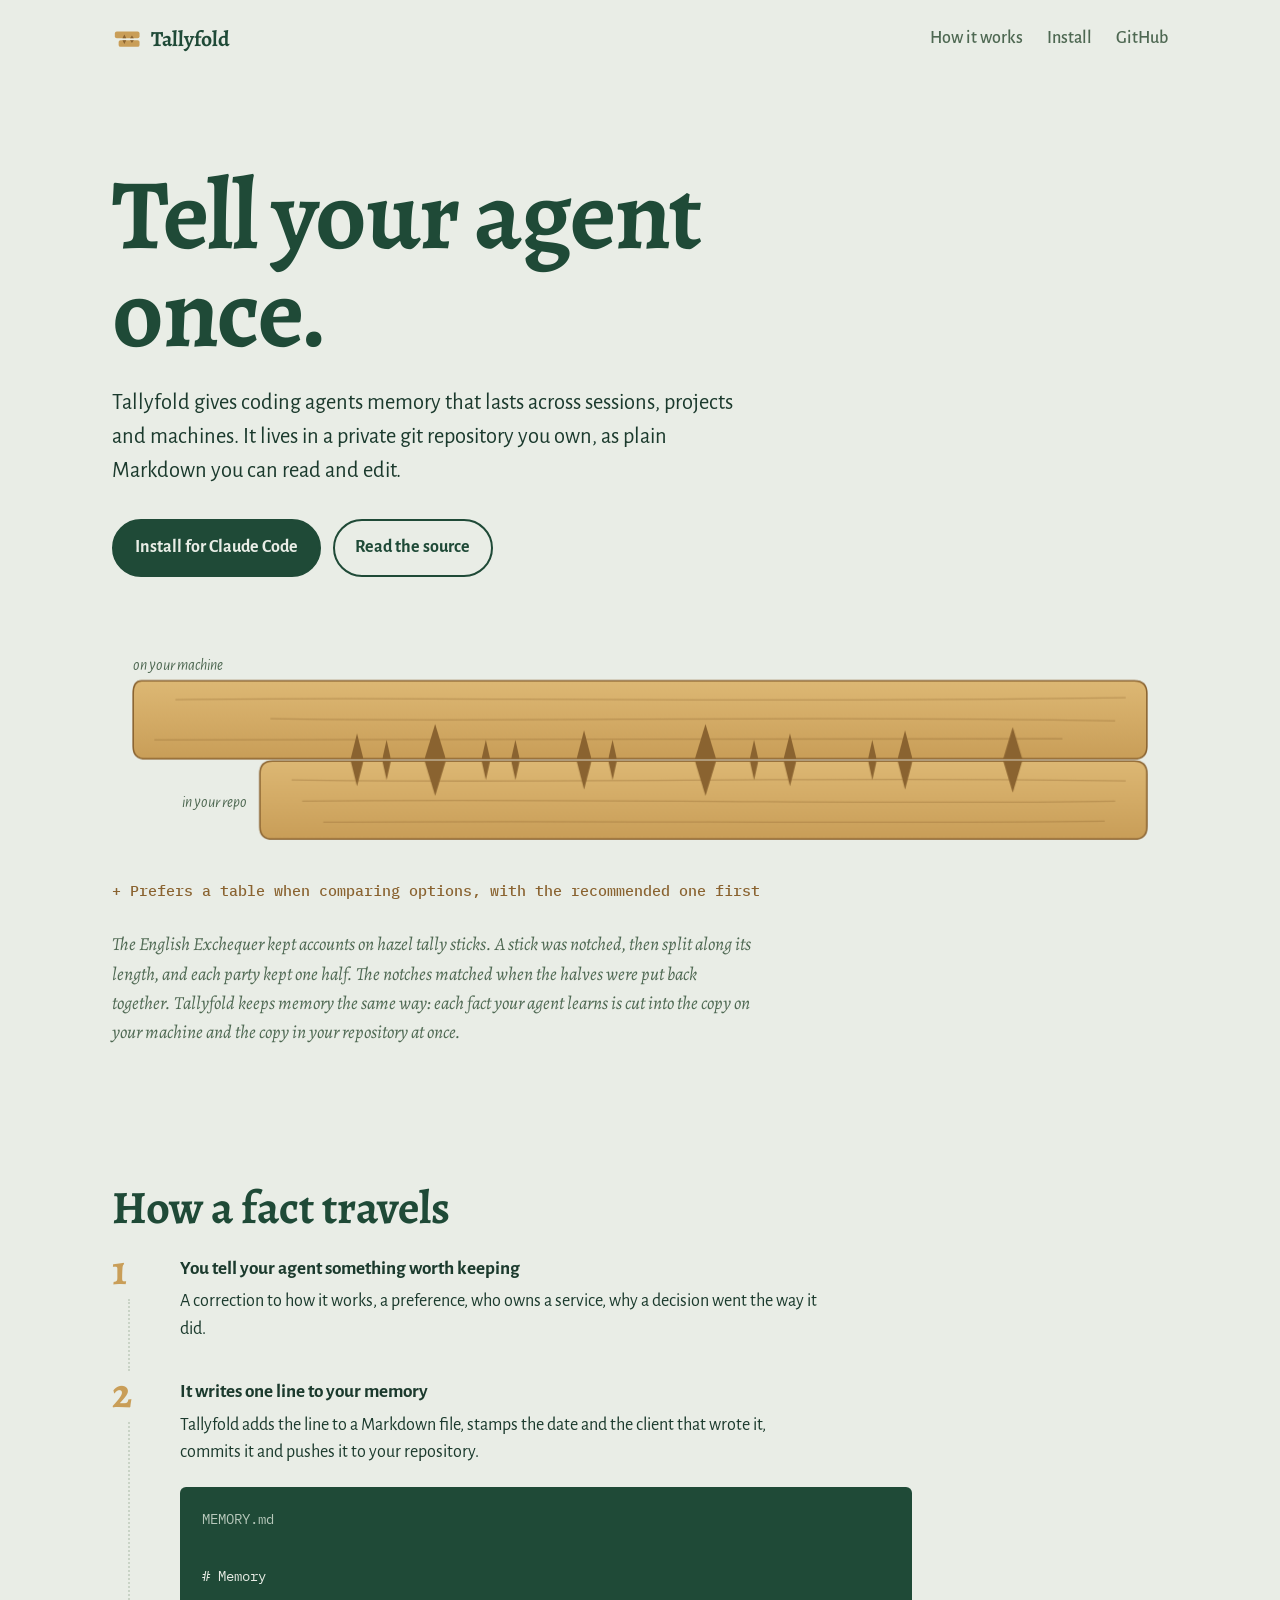
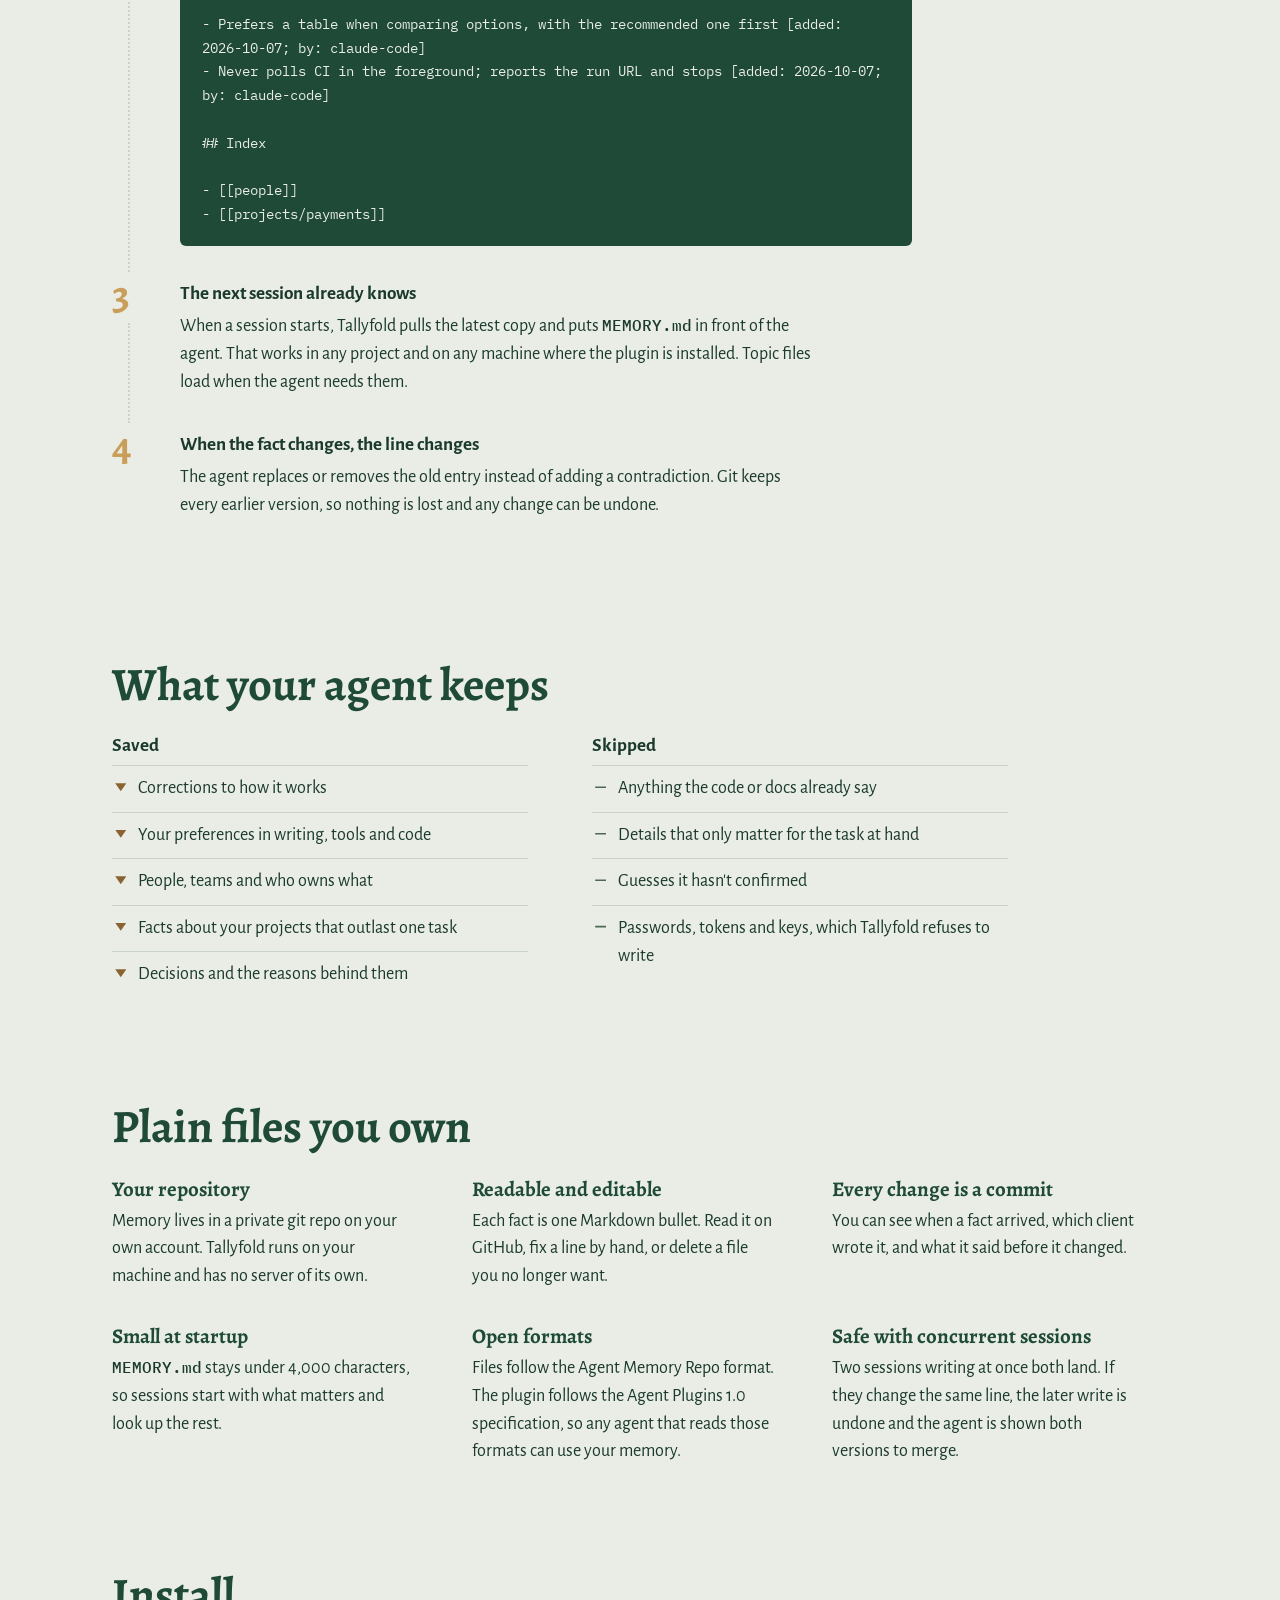
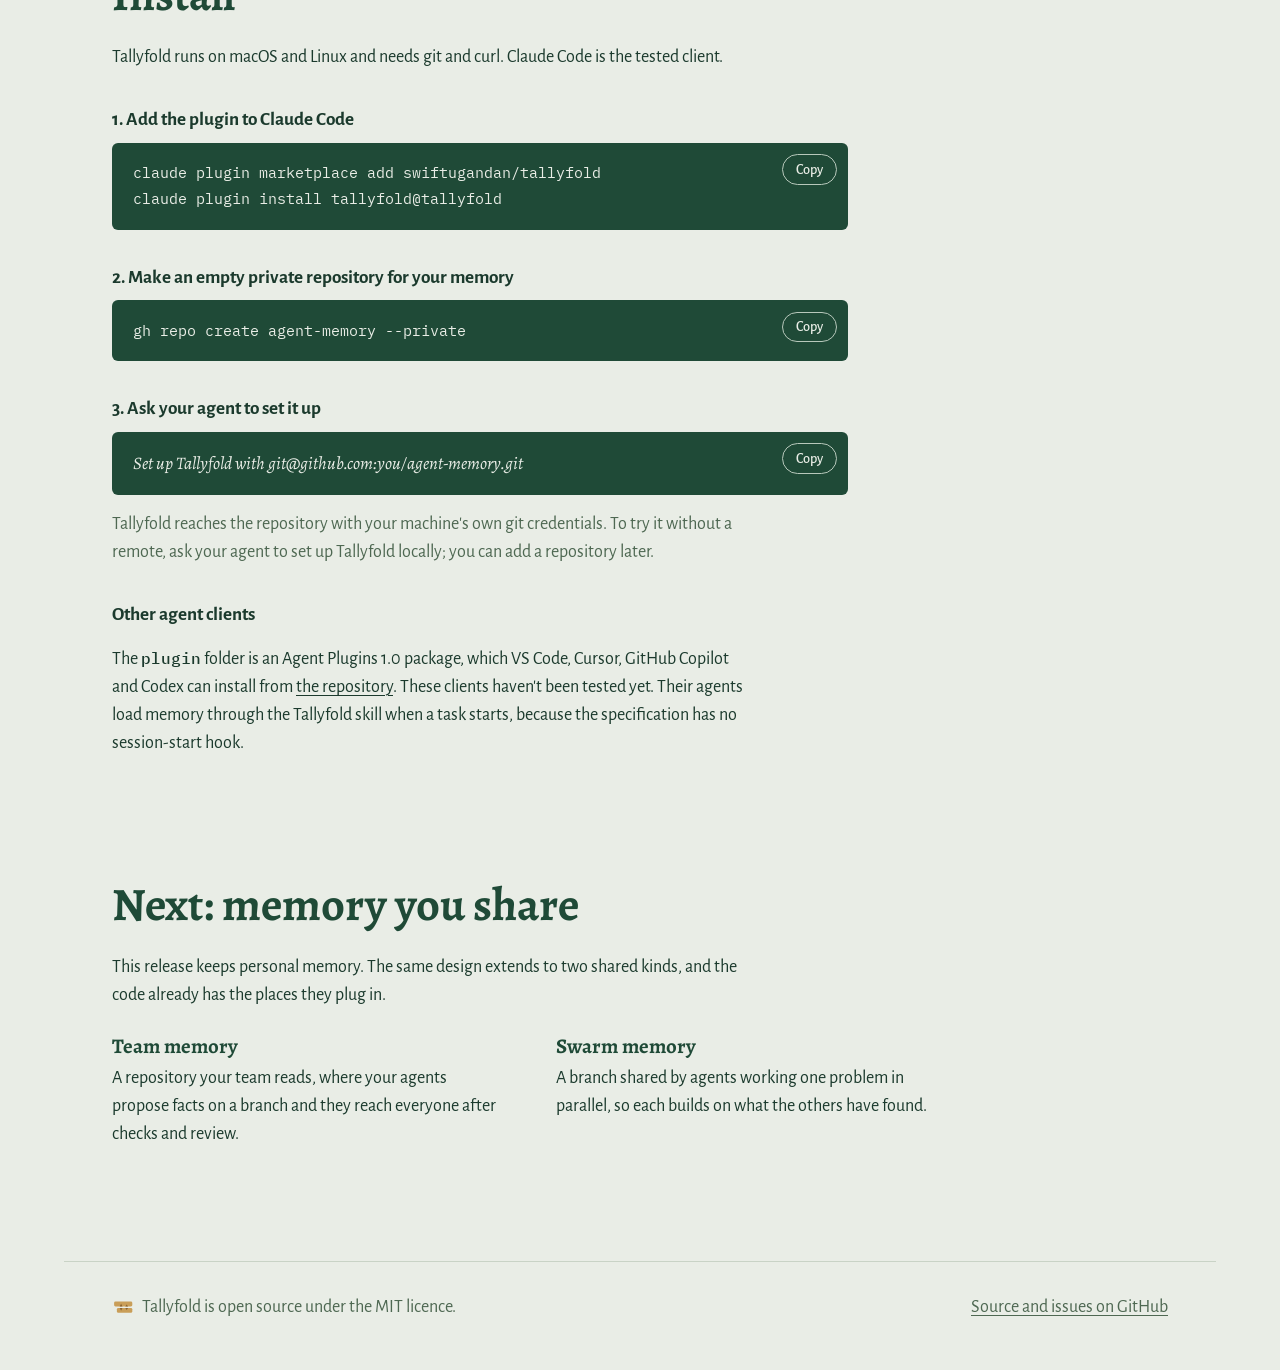
<file: site/index.html>
<!doctype html>
<html lang="en">
<head>
  <meta charset="utf-8">
  <meta name="viewport" content="width=device-width, initial-scale=1">
  <title>Tallyfold: memory your agents keep, in a git repo you own</title>
  <meta name="description" content="Tallyfold gives coding agents memory that lasts across sessions, projects and machines. It lives in a private git repository you own, as plain Markdown you can read and edit.">
  <meta property="og:title" content="Tallyfold: tell your agent once">
  <meta property="og:description" content="Memory your coding agents keep across sessions, projects and machines, in a private git repo you own.">
  <meta property="og:image" content="https://swiftugandan.github.io/tallyfold/og.png">
  <meta property="og:url" content="https://swiftugandan.github.io/tallyfold/">
  <meta name="twitter:card" content="summary_large_image">
  <meta name="theme-color" content="#1F4A37">
  <link rel="icon" href="favicon.svg" type="image/svg+xml">
  <link rel="preconnect" href="https://fonts.googleapis.com">
  <link rel="preconnect" href="https://fonts.gstatic.com" crossorigin>
  <link href="https://fonts.googleapis.com/css2?family=Alegreya:ital,wght@0,500;0,700;1,500&family=Alegreya+Sans:ital,wght@0,400;0,500;0,700;1,400&family=IBM+Plex+Mono:wght@400;500&display=swap" rel="stylesheet">
  <link rel="stylesheet" href="styles.css">
</head>
<body>
  <a class="skip" href="#main">Skip to content</a>

  <header class="top">
    <a class="wordmark" href="./" aria-label="Tallyfold home">
      <svg viewBox="0 0 32 32" aria-hidden="true"><use href="#mark"/></svg>
      Tallyfold
    </a>
    <nav aria-label="Main">
      <a href="#how">How it works</a>
      <a href="#install">Install</a>
      <a href="https://github.com/swiftugandan/tallyfold">GitHub</a>
    </nav>
  </header>

  <main id="main">
    <section class="hero" aria-labelledby="hero-title">
      <h1 id="hero-title">Tell your agent once.</h1>
      <p class="lede">Tallyfold gives coding agents memory that lasts across sessions, projects and machines. It lives in a private git repository you own, as plain Markdown you can read and edit.</p>
      <p class="actions">
        <a class="button" href="#install">Install for Claude Code</a>
        <a class="button quiet" href="https://github.com/swiftugandan/tallyfold">Read the source</a>
      </p>

      <figure class="tally">
        <svg class="stick" viewBox="0 0 1000 200" role="img" aria-labelledby="stick-title stick-desc">
          <title id="stick-title">A split tally stick</title>
          <desc id="stick-desc">Two halves of a hazel stick with matching notches. The halves part, a new notch is cut through both at once, and they close again.</desc>
          <defs>
            <linearGradient id="wood" x1="0" y1="0" x2="0" y2="1">
              <stop offset="0" stop-color="var(--hazel-light)"/>
              <stop offset="1" stop-color="var(--hazel)"/>
            </linearGradient>
            <symbol id="notch" viewBox="0 0 20 18" preserveAspectRatio="none"><path d="M0 0 L10 18 L20 0 Z"/></symbol>
          </defs>

          <g class="half stock">
            <path class="wood" d="M28 30 Q20 30 20 42 L20 92 Q20 104 32 104 L968 104 Q980 104 980 92 L980 42 Q980 30 968 30 Z"/>
            <path class="grain" d="M60 48 C300 44 520 52 960 46 M150 66 C380 70 640 62 950 68 M40 86 C260 84 560 88 900 85"/>
            <g class="notches" transform="translate(0 104) scale(1 -1)">
              <use href="#notch" x="226" width="12" height="24"/>
              <use href="#notch" x="256" width="8" height="18"/>
              <use href="#notch" x="296" width="20" height="33"/>
              <use href="#notch" x="350" width="8" height="18"/>
              <use href="#notch" x="378" width="8" height="18"/>
              <use href="#notch" x="440" width="14" height="27"/>
              <use href="#notch" x="470" width="8" height="18"/>
              <use href="#notch" x="552" width="20" height="33"/>
              <use href="#notch" x="604" width="8" height="18"/>
              <use href="#notch" x="636" width="12" height="24"/>
              <use href="#notch" x="716" width="8" height="18"/>
              <use href="#notch" x="744" width="14" height="27"/>
              <g class="new"><use href="#notch" x="844" width="18" height="30"/></g>
            </g>
            <text class="label" x="20" y="20">on your machine</text>
          </g>

          <g class="half foil">
            <path class="wood" d="M152 106 Q140 106 140 118 L140 168 Q140 180 152 180 L968 180 Q980 180 980 168 L980 118 Q980 106 968 106 Z"/>
            <path class="grain" d="M170 124 C420 128 700 120 960 125 M180 144 C460 141 720 148 950 144 M200 164 C480 162 700 166 940 163"/>
            <g class="notches" transform="translate(0 106)">
              <use href="#notch" x="226" width="12" height="24"/>
              <use href="#notch" x="256" width="8" height="18"/>
              <use href="#notch" x="296" width="20" height="33"/>
              <use href="#notch" x="350" width="8" height="18"/>
              <use href="#notch" x="378" width="8" height="18"/>
              <use href="#notch" x="440" width="14" height="27"/>
              <use href="#notch" x="470" width="8" height="18"/>
              <use href="#notch" x="552" width="20" height="33"/>
              <use href="#notch" x="604" width="8" height="18"/>
              <use href="#notch" x="636" width="12" height="24"/>
              <use href="#notch" x="716" width="8" height="18"/>
              <use href="#notch" x="744" width="14" height="27"/>
              <g class="new"><use href="#notch" x="844" width="18" height="30"/></g>
            </g>
            <text class="label" x="128" y="150" text-anchor="end">in your repo</text>
          </g>
        </svg>
        <p class="entry" aria-hidden="true"><span>+</span> Prefers a table when comparing options, with the recommended one first</p>
        <figcaption>The English Exchequer kept accounts on hazel tally sticks. A stick was notched, then split along its length, and each party kept one half. The notches matched when the halves were put back together. Tallyfold keeps memory the same way: each fact your agent learns is cut into the copy on your machine and the copy in your repository at once.</figcaption>
      </figure>
    </section>

    <section id="how" class="block" aria-labelledby="how-title">
      <h2 id="how-title">How a fact travels</h2>
      <ol class="steps">
        <li>
          <h3>You tell your agent something worth keeping</h3>
          <p>A correction to how it works, a preference, who owns a service, why a decision went the way it did.</p>
        </li>
        <li>
          <h3>It writes one line to your memory</h3>
          <p>Tallyfold adds the line to a Markdown file, stamps the date and the client that wrote it, commits it and pushes it to your repository.</p>
          <pre class="file" aria-label="MEMORY.md"><code><span class="path">MEMORY.md</span>
# Memory

- Prefers a table when comparing options, with the recommended one first [added: 2026-10-07; by: claude-code]
- Never polls CI in the foreground; reports the run URL and stops [added: 2026-10-07; by: claude-code]

## Index

- [[people]]
- [[projects/payments]]</code></pre>
        </li>
        <li>
          <h3>The next session already knows</h3>
          <p>When a session starts, Tallyfold pulls the latest copy and puts <code>MEMORY.md</code> in front of the agent. That works in any project and on any machine where the plugin is installed. Topic files load when the agent needs them.</p>
        </li>
        <li>
          <h3>When the fact changes, the line changes</h3>
          <p>The agent replaces or removes the old entry instead of adding a contradiction. Git keeps every earlier version, so nothing is lost and any change can be undone.</p>
        </li>
      </ol>
    </section>

    <section class="block split" aria-labelledby="keeps-title">
      <h2 id="keeps-title">What your agent keeps</h2>
      <div class="lists">
        <div>
          <h3>Saved</h3>
          <ul>
            <li>Corrections to how it works</li>
            <li>Your preferences in writing, tools and code</li>
            <li>People, teams and who owns what</li>
            <li>Facts about your projects that outlast one task</li>
            <li>Decisions and the reasons behind them</li>
          </ul>
        </div>
        <div>
          <h3>Skipped</h3>
          <ul>
            <li>Anything the code or docs already say</li>
            <li>Details that only matter for the task at hand</li>
            <li>Guesses it hasn't confirmed</li>
            <li>Passwords, tokens and keys, which Tallyfold refuses to write</li>
          </ul>
        </div>
      </div>
    </section>

    <section class="block" aria-labelledby="own-title">
      <h2 id="own-title">Plain files you own</h2>
      <dl class="facts">
        <div>
          <dt>Your repository</dt>
          <dd>Memory lives in a private git repo on your own account. Tallyfold runs on your machine and has no server of its own.</dd>
        </div>
        <div>
          <dt>Readable and editable</dt>
          <dd>Each fact is one Markdown bullet. Read it on GitHub, fix a line by hand, or delete a file you no longer want.</dd>
        </div>
        <div>
          <dt>Every change is a commit</dt>
          <dd>You can see when a fact arrived, which client wrote it, and what it said before it changed.</dd>
        </div>
        <div>
          <dt>Small at startup</dt>
          <dd><code>MEMORY.md</code> stays under 4,000 characters, so sessions start with what matters and look up the rest.</dd>
        </div>
        <div>
          <dt>Open formats</dt>
          <dd>Files follow the Agent Memory Repo format. The plugin follows the Agent Plugins 1.0 specification, so any agent that reads those formats can use your memory.</dd>
        </div>
        <div>
          <dt>Safe with concurrent sessions</dt>
          <dd>Two sessions writing at once both land. If they change the same line, the later write is undone and the agent is shown both versions to merge.</dd>
        </div>
      </dl>
    </section>

    <section id="install" class="block" aria-labelledby="install-title">
      <h2 id="install-title">Install</h2>
      <p>Tallyfold runs on macOS and Linux and needs git and curl. Claude Code is the tested client.</p>

      <h3>1. Add the plugin to Claude Code</h3>
      <div class="cmd">
        <pre><code>claude plugin marketplace add swiftugandan/tallyfold
claude plugin install tallyfold@tallyfold</code></pre>
        <button type="button" class="copy" data-copy="claude plugin marketplace add swiftugandan/tallyfold&#10;claude plugin install tallyfold@tallyfold">Copy</button>
      </div>

      <h3>2. Make an empty private repository for your memory</h3>
      <div class="cmd">
        <pre><code>gh repo create agent-memory --private</code></pre>
        <button type="button" class="copy" data-copy="gh repo create agent-memory --private">Copy</button>
      </div>

      <h3>3. Ask your agent to set it up</h3>
      <div class="cmd prompt">
        <pre><code>Set up Tallyfold with git@github.com:you/agent-memory.git</code></pre>
        <button type="button" class="copy" data-copy="Set up Tallyfold with git@github.com:you/agent-memory.git">Copy</button>
      </div>
      <p class="note">Tallyfold reaches the repository with your machine's own git credentials. To try it without a remote, ask your agent to set up Tallyfold locally; you can add a repository later.</p>

      <h3>Other agent clients</h3>
      <p>The <code>plugin</code> folder is an Agent Plugins 1.0 package, which VS Code, Cursor, GitHub Copilot and Codex can install from <a href="https://github.com/swiftugandan/tallyfold">the repository</a>. These clients haven't been tested yet. Their agents load memory through the Tallyfold skill when a task starts, because the specification has no session-start hook.</p>
    </section>

    <section class="block" aria-labelledby="next-title">
      <h2 id="next-title">Next: memory you share</h2>
      <p>This release keeps personal memory. The same design extends to two shared kinds, and the code already has the places they plug in.</p>
      <dl class="facts two">
        <div>
          <dt>Team memory</dt>
          <dd>A repository your team reads, where your agents propose facts on a branch and they reach everyone after checks and review.</dd>
        </div>
        <div>
          <dt>Swarm memory</dt>
          <dd>A branch shared by agents working one problem in parallel, so each builds on what the others have found.</dd>
        </div>
      </dl>
    </section>
  </main>

  <footer class="foot">
    <p><svg viewBox="0 0 32 32" aria-hidden="true"><use href="#mark"/></svg> Tallyfold is open source under the MIT licence.</p>
    <p><a href="https://github.com/swiftugandan/tallyfold">Source and issues on GitHub</a></p>
  </footer>

  <svg width="0" height="0" style="position:absolute" aria-hidden="true">
    <symbol id="mark" viewBox="0 0 32 32">
      <rect x="3" y="8" width="26" height="7" rx="2" fill="var(--hazel)"/>
      <rect x="7" y="17" width="22" height="7" rx="2" fill="var(--hazel)"/>
      <path d="M11 15 L13 11 L15 15 Z M19 15 L21 12 L23 15 Z M11 17 L13 21 L15 17 Z M19 17 L21 20 L23 17 Z" fill="var(--heartwood)"/>
    </symbol>
  </svg>
  <script src="copy.js" defer></script>
</body>
</html>
</file>
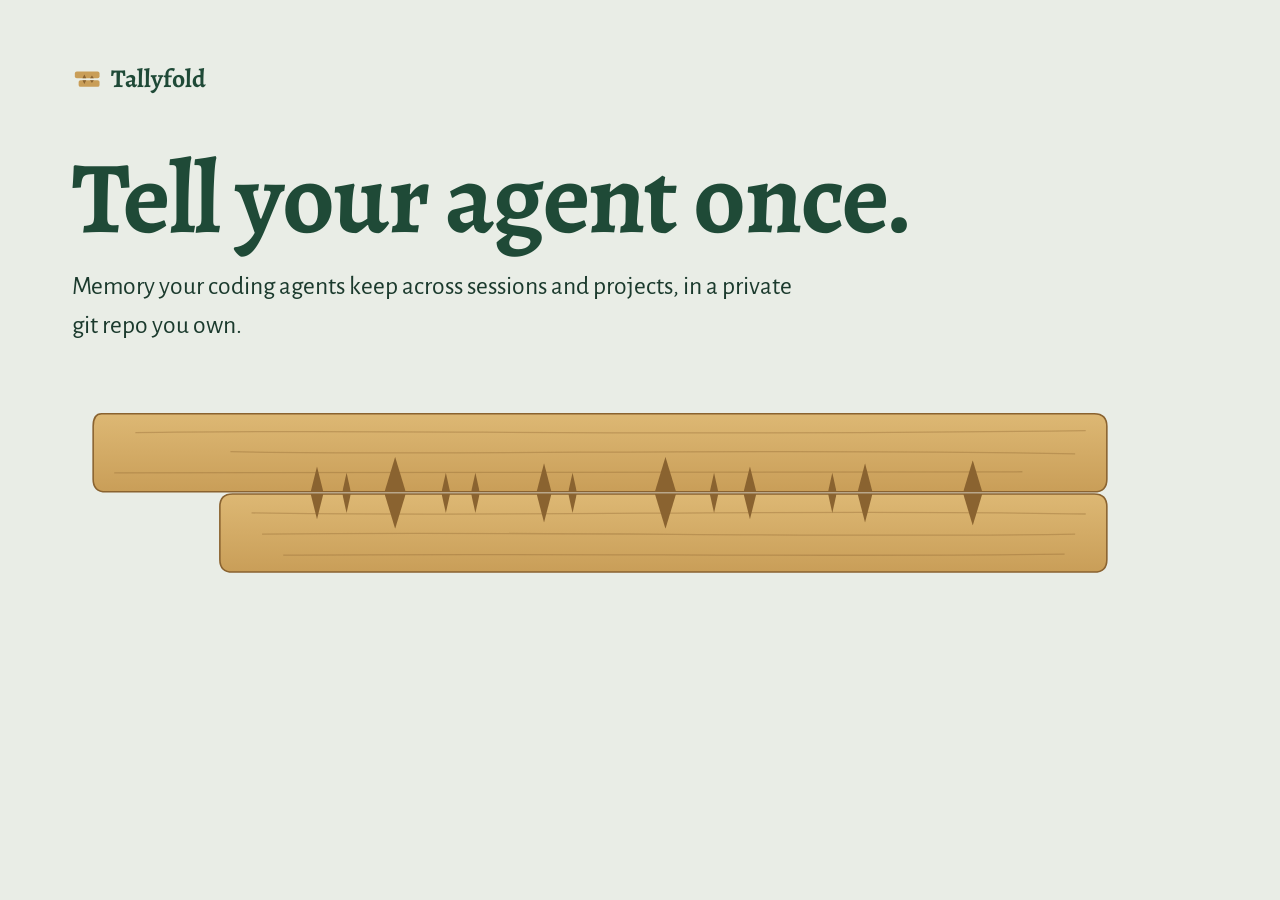
<file: design/og.html>
<!doctype html>
<!-- Source for site/og.png, the social preview. Regenerate with `make og`. -->
<html lang="en"><head><meta charset="utf-8">
<link href="https://fonts.googleapis.com/css2?family=Alegreya:wght@700&family=Alegreya+Sans:wght@400;500&family=IBM+Plex+Mono:wght@500&display=swap" rel="stylesheet">
<link rel="stylesheet" href="../site/styles.css">
<style>
  html, body { width: 1200px; height: 630px; overflow: hidden; }
  body { padding: 64px 72px; }
  .wordmark { font-size: 1.6rem; }
  h1 { font-size: 6.4rem; max-width: none; margin-top: 44px; }
  p.sub { font-size: 1.6rem; margin: 18px 0 0; max-width: 46rem; }
  .stick { margin-top: 36px; width: 1056px; }
  .stick .label { display: none; }
</style></head>
<body>
<span class="wordmark"><svg viewBox="0 0 32 32" aria-hidden="true"><use href="#mark"/></svg> Tallyfold</span>
<h1>Tell your agent once.</h1>
<p class="sub">Memory your coding agents keep across sessions and projects, in a private git repo you own.</p>
<svg class="stick" viewBox="0 0 1000 200" role="img" aria-labelledby="stick-title stick-desc">
          <title id="stick-title">A split tally stick</title>
          <desc id="stick-desc">Two halves of a hazel stick with matching notches. The halves part, a new notch is cut through both at once, and they close again.</desc>
          <defs>
            <linearGradient id="wood" x1="0" y1="0" x2="0" y2="1">
              <stop offset="0" stop-color="var(--hazel-light)"/>
              <stop offset="1" stop-color="var(--hazel)"/>
            </linearGradient>
            <symbol id="notch" viewBox="0 0 20 18" preserveAspectRatio="none"><path d="M0 0 L10 18 L20 0 Z"/></symbol>
          </defs>

          <g class="half stock">
            <path class="wood" d="M28 30 Q20 30 20 42 L20 92 Q20 104 32 104 L968 104 Q980 104 980 92 L980 42 Q980 30 968 30 Z"/>
            <path class="grain" d="M60 48 C300 44 520 52 960 46 M150 66 C380 70 640 62 950 68 M40 86 C260 84 560 88 900 85"/>
            <g class="notches" transform="translate(0 104) scale(1 -1)">
              <use href="#notch" x="226" width="12" height="24"/>
              <use href="#notch" x="256" width="8" height="18"/>
              <use href="#notch" x="296" width="20" height="33"/>
              <use href="#notch" x="350" width="8" height="18"/>
              <use href="#notch" x="378" width="8" height="18"/>
              <use href="#notch" x="440" width="14" height="27"/>
              <use href="#notch" x="470" width="8" height="18"/>
              <use href="#notch" x="552" width="20" height="33"/>
              <use href="#notch" x="604" width="8" height="18"/>
              <use href="#notch" x="636" width="12" height="24"/>
              <use href="#notch" x="716" width="8" height="18"/>
              <use href="#notch" x="744" width="14" height="27"/>
              <g class="new"><use href="#notch" x="844" width="18" height="30"/></g>
            </g>
            <text class="label" x="20" y="20">on your machine</text>
          </g>

          <g class="half foil">
            <path class="wood" d="M152 106 Q140 106 140 118 L140 168 Q140 180 152 180 L968 180 Q980 180 980 168 L980 118 Q980 106 968 106 Z"/>
            <path class="grain" d="M170 124 C420 128 700 120 960 125 M180 144 C460 141 720 148 950 144 M200 164 C480 162 700 166 940 163"/>
            <g class="notches" transform="translate(0 106)">
              <use href="#notch" x="226" width="12" height="24"/>
              <use href="#notch" x="256" width="8" height="18"/>
              <use href="#notch" x="296" width="20" height="33"/>
              <use href="#notch" x="350" width="8" height="18"/>
              <use href="#notch" x="378" width="8" height="18"/>
              <use href="#notch" x="440" width="14" height="27"/>
              <use href="#notch" x="470" width="8" height="18"/>
              <use href="#notch" x="552" width="20" height="33"/>
              <use href="#notch" x="604" width="8" height="18"/>
              <use href="#notch" x="636" width="12" height="24"/>
              <use href="#notch" x="716" width="8" height="18"/>
              <use href="#notch" x="744" width="14" height="27"/>
              <g class="new"><use href="#notch" x="844" width="18" height="30"/></g>
            </g>
            <text class="label" x="128" y="150" text-anchor="end">in your repo</text>
          </g>
        </svg>
<svg width="0" height="0" style="position:absolute" aria-hidden="true">
    <symbol id="mark" viewBox="0 0 32 32">
      <rect x="3" y="8" width="26" height="7" rx="2" fill="var(--hazel)"/>
      <rect x="7" y="17" width="22" height="7" rx="2" fill="var(--hazel)"/>
      <path d="M11 15 L13 11 L15 15 Z M19 15 L21 12 L23 15 Z M11 17 L13 21 L15 17 Z M19 17 L21 20 L23 17 Z" fill="var(--heartwood)"/>
    </symbol>
  </svg>
</body></html>
</file>
<file: site/styles.css>
/* Tallyfold: the Exchequer's green baize, hazel tally sticks, and lichen paper. */

:root {
  --lichen: #E9EDE6;
  --paper: #F4F6F1;
  --baize: #1F4A37;
  --ink: #1B3A2D;
  --moss: #4E6852;
  --rule: #C9D3C6;
  --hazel: #C99E58;
  --hazel-light: #DDB874;
  --heartwood: #8A6330;
  --on-baize: #E9EDE6;
  --on-baize-muted: #B7C8BB;

  --display: "Alegreya", Georgia, serif;
  --text: "Alegreya Sans", "Gill Sans", "Segoe UI", sans-serif;
  --mono: "IBM Plex Mono", ui-monospace, Menlo, monospace;

  --measure: 40rem;
  --frame: 72rem;
  --gutter: clamp(1rem, 4vw, 3rem);

  color-scheme: light;
}

@media (prefers-color-scheme: dark) {
  :root {
    --lichen: #13291F;
    --paper: #1A3328;
    --baize: #2C6A4F;
    --ink: #E3EAE0;
    --moss: #A9BCAC;
    --rule: #2E4A3D;
    --hazel: #C99E58;
    --hazel-light: #DDB874;
    --heartwood: #6E4B22;
    --on-baize: #F1F5EE;
    --on-baize-muted: #C3D3C6;
    color-scheme: dark;
  }
}

*,
*::before,
*::after { box-sizing: border-box; }

html { -webkit-text-size-adjust: 100%; }

body {
  margin: 0;
  background: var(--lichen);
  color: var(--ink);
  font: 400 1.125rem/1.55 var(--text);
  font-kerning: normal;
  text-rendering: optimizeLegibility;
}

a { color: inherit; text-decoration-thickness: 1px; text-underline-offset: 0.18em; }
a:hover { text-decoration-thickness: 2px; }

:focus-visible { outline: 3px solid var(--hazel); outline-offset: 3px; border-radius: 2px; }

code { font: 500 0.88em/1 var(--mono); }

.skip {
  position: absolute; left: var(--gutter); top: -3rem;
  background: var(--baize); color: var(--on-baize); padding: 0.5rem 0.9rem;
}
.skip:focus { top: 0.75rem; }

/* Header */

.top {
  max-width: var(--frame);
  margin: 0 auto;
  padding: 1.5rem var(--gutter);
  display: flex; align-items: center; justify-content: space-between; gap: 1rem; flex-wrap: wrap;
}
.wordmark {
  display: inline-flex; align-items: center; gap: 0.55rem;
  font: 700 1.35rem/1 var(--display); text-decoration: none; color: var(--baize);
}
.wordmark svg { width: 1.9rem; height: 1.9rem; }
.top nav { display: flex; gap: 1.5rem; font-weight: 500; }
.top nav a { text-decoration: none; color: var(--moss); }
.top nav a:hover { color: var(--ink); text-decoration: underline; }

/* Hero */

main { max-width: var(--frame); margin: 0 auto; padding: 0 var(--gutter); }

.hero { padding: clamp(2rem, 7vw, 5.5rem) 0 2rem; }

h1 {
  margin: 0;
  max-width: 14ch;
  font: 700 clamp(2.9rem, 8.5vw, 6.25rem)/0.98 var(--display);
  letter-spacing: -0.015em;
  color: var(--baize);
}

.lede {
  max-width: var(--measure);
  margin: 1.5rem 0 0;
  font-size: clamp(1.2rem, 2.2vw, 1.4rem);
  line-height: 1.5;
}

.actions { display: flex; flex-wrap: wrap; gap: 0.75rem; margin: 2rem 0 0; }

.button {
  display: inline-block;
  padding: 0.8rem 1.3rem;
  border: 2px solid var(--baize);
  border-radius: 999px;
  background: var(--baize);
  color: var(--on-baize);
  font-weight: 700;
  text-decoration: none;
}
.button:hover { background: var(--ink); border-color: var(--ink); color: var(--lichen); }
.button.quiet { background: transparent; color: var(--baize); }
.button.quiet:hover { background: var(--baize); color: var(--on-baize); }
@media (prefers-color-scheme: dark) {
  .button.quiet { color: var(--ink); border-color: var(--moss); }
}

/* The tally stick */

.tally { margin: clamp(2.5rem, 6vw, 4.5rem) 0 0; }

.stick { display: block; width: 100%; height: auto; overflow: visible; }
.stick .wood { fill: url(#wood); stroke: var(--heartwood); stroke-width: 1.5; }
.stick .grain { fill: none; stroke: var(--heartwood); stroke-width: 1.2; opacity: 0.35; }
.stick .notches { fill: var(--heartwood); }
.stick .label { font: italic 400 15px var(--text); fill: var(--moss); }

.half, .new { transform-box: fill-box; }
.stock { transform-origin: center bottom; }
.foil { transform-origin: center top; }
.new { transform-origin: center top; }

/* One moment on load: the halves part, a notch is cut through both, they close. */
@media (prefers-reduced-motion: no-preference) {
  .stock { animation: part-up 3.4s 0.5s cubic-bezier(.45, 0, .25, 1) both; }
  .foil { animation: part-down 3.4s 0.5s cubic-bezier(.45, 0, .25, 1) both; }
  .new { animation: cut 3.4s 0.5s ease-out both; }
  .entry { animation: arrive 3.4s 0.5s ease-out both; }
}
@keyframes part-up { 0%, 8% { transform: translateY(0); } 28%, 70% { transform: translateY(-16px); } 92%, 100% { transform: translateY(0); } }
@keyframes part-down { 0%, 8% { transform: translateY(0); } 28%, 70% { transform: translateY(16px); } 92%, 100% { transform: translateY(0); } }
@keyframes cut { 0%, 34% { transform: scaleY(0); } 50%, 100% { transform: scaleY(1); } }
@keyframes arrive { 0%, 50% { opacity: 0; transform: translateY(-0.4rem); } 64%, 100% { opacity: 1; transform: none; } }

.entry {
  margin: 1.25rem 0 0;
  font: 500 0.95rem/1.4 var(--mono);
  color: var(--heartwood);
}
@media (prefers-color-scheme: dark) { .entry { color: var(--hazel-light); } }
.entry span { font-weight: 500; }

figcaption {
  max-width: var(--measure);
  margin-top: 1.75rem;
  font: italic 400 1.15rem/1.6 var(--display);
  color: var(--moss);
}

/* Sections */

.block { padding: clamp(3.5rem, 9vw, 6.5rem) 0 0; }
.block > p { max-width: var(--measure); }

h2 {
  margin: 0 0 1.5rem;
  font: 700 clamp(2rem, 4.2vw, 2.9rem)/1.08 var(--display);
  color: var(--baize);
}
@media (prefers-color-scheme: dark) { h1, h2, .wordmark { color: var(--ink); } }

h3 { margin: 0 0 0.4rem; font: 700 1.2rem/1.3 var(--text); }

/* A real sequence, so it is numbered. */
.steps { list-style: none; margin: 0; padding: 0; counter-reset: step; max-width: 50rem; }
.steps li {
  counter-increment: step;
  position: relative;
  padding: 0 0 2.25rem 4.25rem;
}
.steps li::before {
  content: counter(step);
  position: absolute; left: 0; top: -0.45rem;
  font: 700 2.6rem/1 var(--display);
  color: var(--hazel);
}
.steps li::after {
  content: "";
  position: absolute; left: 1rem; top: 2.6rem; bottom: 0.6rem;
  border-left: 2px dotted var(--rule);
}
.steps li:last-child::after { display: none; }
.steps p { margin: 0; max-width: var(--measure); }

.file {
  margin: 1.25rem 0 0;
  padding: 1.25rem 1.4rem;
  background: var(--baize);
  color: var(--on-baize);
  border-radius: 6px;
  overflow-x: auto;
  font: 400 0.9rem/1.65 var(--mono);
}
.file code { font: inherit; white-space: pre-wrap; overflow-wrap: break-word; }
.file .path { display: block; margin-bottom: 0.6rem; color: var(--on-baize-muted); }

.lists { display: grid; grid-template-columns: repeat(auto-fit, minmax(16rem, 1fr)); gap: 1rem 4rem; max-width: 56rem; }
.lists ul { margin: 0; padding: 0; list-style: none; }
.lists li { padding: 0.55rem 0 0.55rem 1.6rem; position: relative; border-top: 1px solid var(--rule); }
.lists li::before {
  content: ""; position: absolute; left: 0.2rem; top: 1.05rem;
  width: 0.7rem; height: 0.5rem;
  background: var(--heartwood);
  clip-path: polygon(0 0, 100% 0, 50% 100%);
}
.lists div:last-child li::before { background: var(--moss); clip-path: inset(40% 0 40% 0); }

.facts {
  display: grid; grid-template-columns: repeat(auto-fit, minmax(17rem, 1fr));
  gap: 2rem 3.5rem; margin: 0; max-width: 64rem;
}
.facts.two { max-width: 52rem; margin-top: 1.5rem; }
.facts dt { font: 700 1.3rem/1.25 var(--display); color: var(--baize); margin-bottom: 0.35rem; }
@media (prefers-color-scheme: dark) { .facts dt { color: var(--hazel-light); } }
.facts dd { margin: 0; color: var(--ink); }

/* Install */

#install h3 { margin-top: 2.25rem; }
.cmd {
  position: relative;
  max-width: 46rem;
  margin-top: 0.6rem;
  background: var(--baize);
  color: var(--on-baize);
  border-radius: 6px;
}
.cmd pre { margin: 0; padding: 1.1rem 6rem 1.1rem 1.3rem; overflow-x: auto; font: 400 0.95rem/1.7 var(--mono); }
.cmd code { font: inherit; }
.cmd.prompt pre { font: italic 400 1.1rem/1.6 var(--display); }
.copy {
  position: absolute; top: 0.7rem; right: 0.7rem;
  padding: 0.35rem 0.8rem;
  border: 1px solid var(--on-baize-muted);
  border-radius: 999px;
  background: transparent;
  color: var(--on-baize);
  font: 500 0.9rem/1.2 var(--text);
  cursor: pointer;
}
.copy:hover { background: var(--on-baize); color: var(--baize); }
.note { color: var(--moss); margin-top: 1rem; }

/* Footer */

.foot {
  max-width: var(--frame);
  margin: clamp(4rem, 10vw, 7rem) auto 0;
  padding: 2rem var(--gutter) 3rem;
  display: flex; flex-wrap: wrap; justify-content: space-between; gap: 0.5rem 2rem;
  color: var(--moss);
  border-top: 1px solid var(--rule);
}
.foot p { margin: 0; display: inline-flex; align-items: center; gap: 0.5rem; }
.foot svg { width: 1.4rem; height: 1.4rem; }

@media (max-width: 40rem) {
  body { font-size: 1.0625rem; }
  .stick .label { display: none; }
  .top nav { gap: 1rem; }
  .steps li { padding-left: 3.25rem; }
  .steps li::before { font-size: 2.1rem; }
  .steps li::after { left: 0.75rem; top: 2.2rem; }
  .cmd pre { padding-right: 1.3rem; padding-top: 3rem; white-space: pre-wrap; overflow-wrap: anywhere; }
}
</file>
